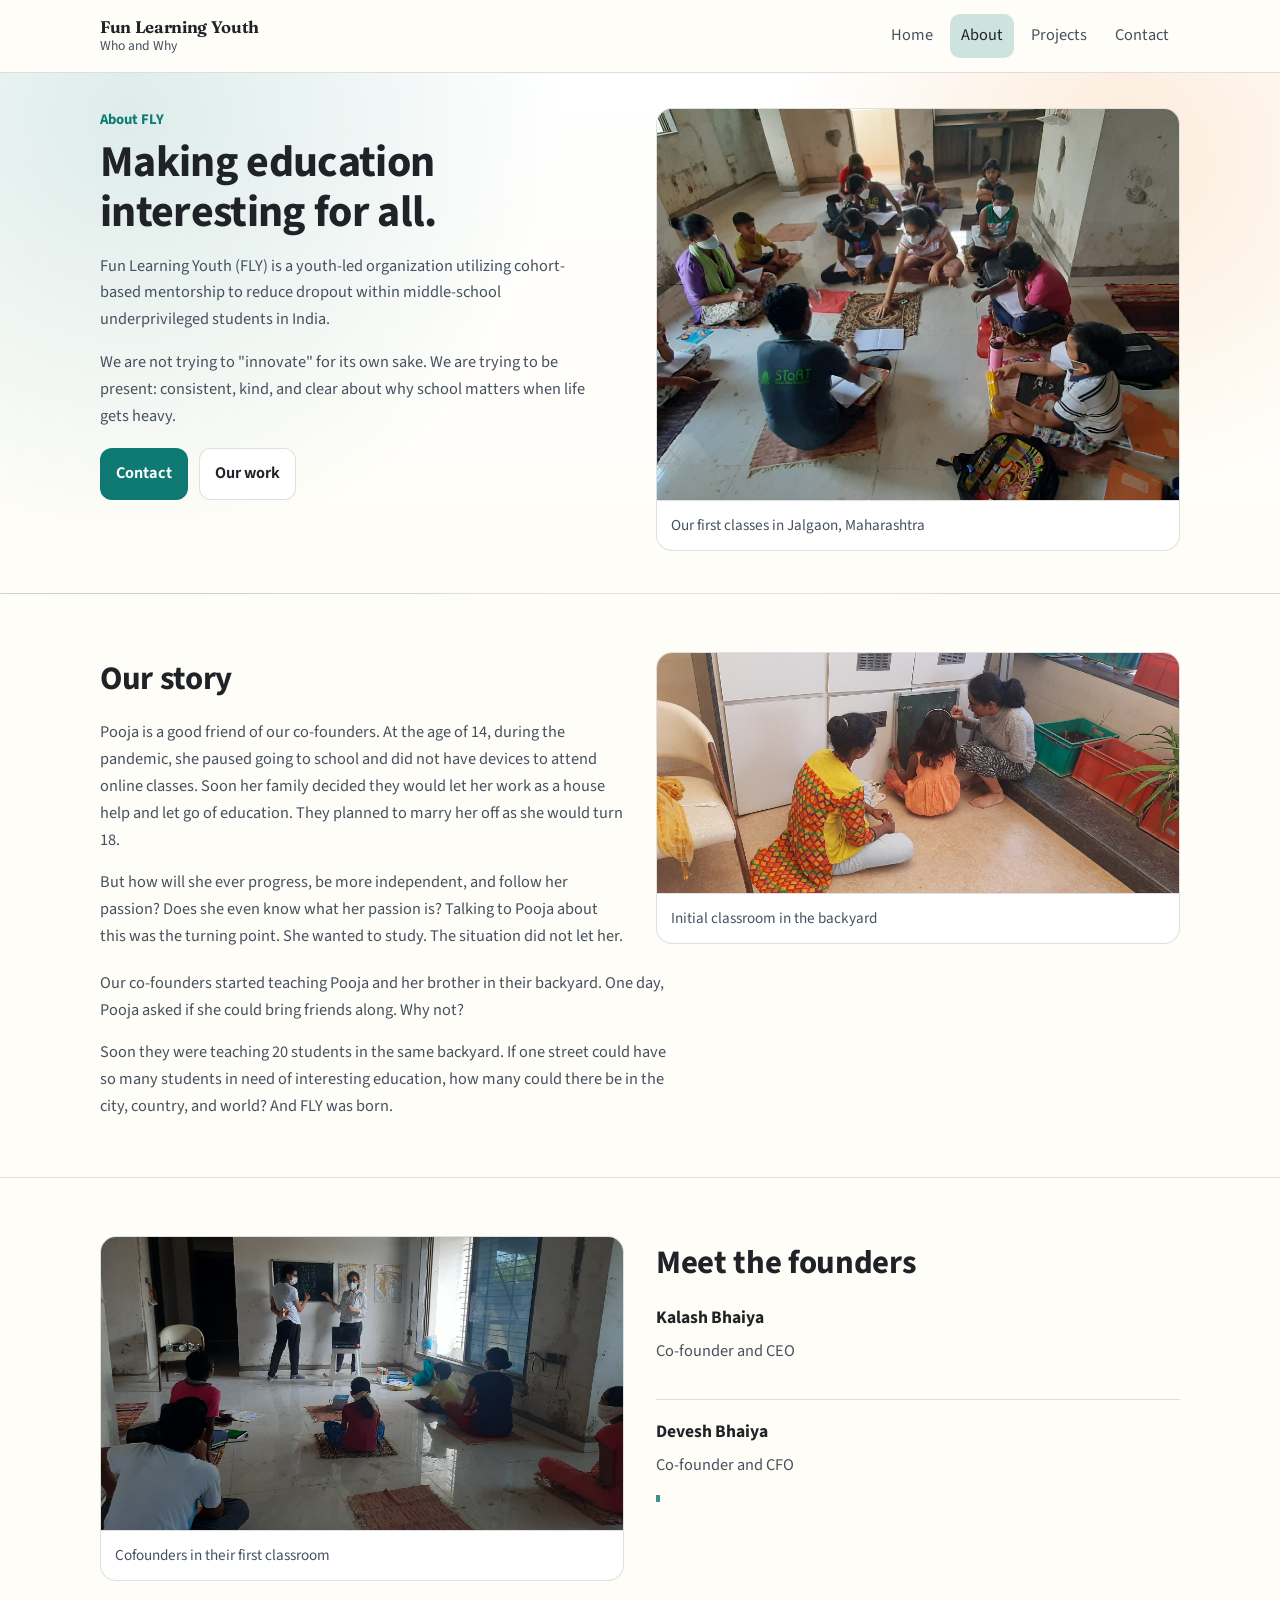
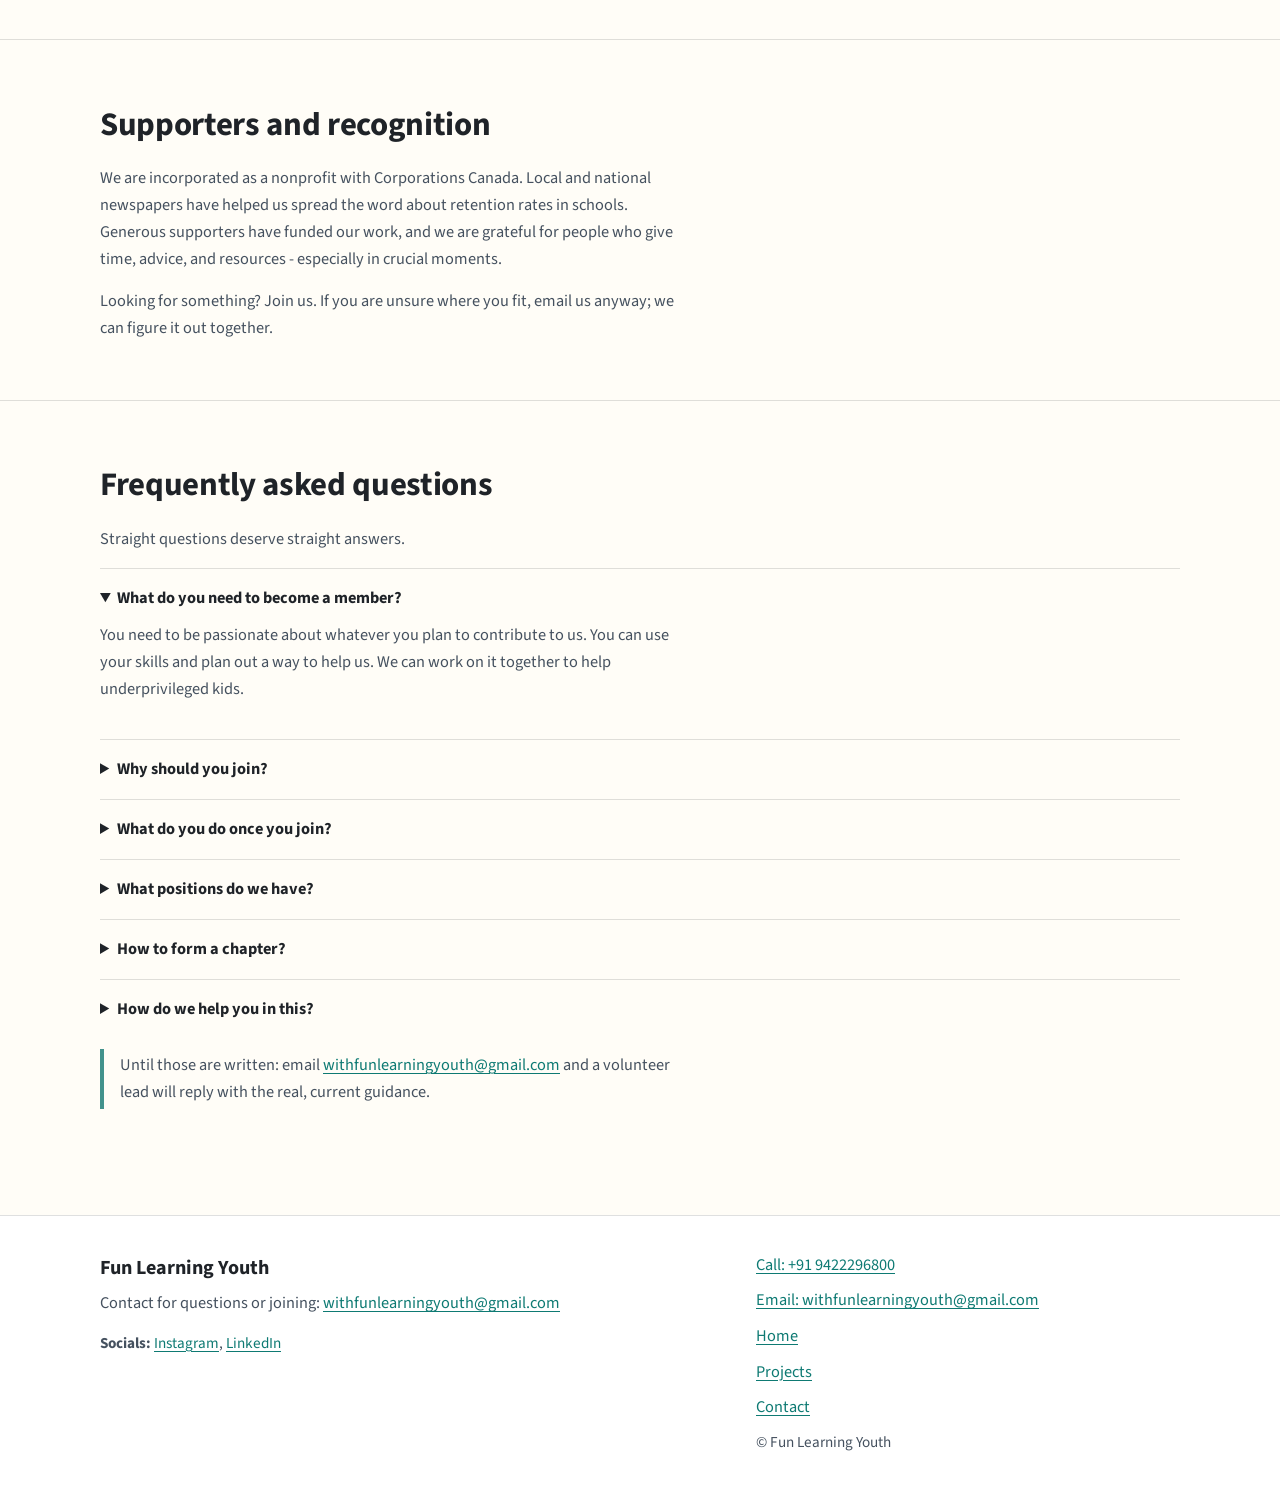
<file: about.html>
<!DOCTYPE html>
<html lang="en">
<head>
  <meta charset="UTF-8" />
  <meta name="viewport" content="width=device-width, initial-scale=1.0" />
  <title>About - Fun Learning Youth (FLY)</title>
  <meta
    name="description"
    content="About Fun Learning Youth (FLY): our story, founders, supporters, and frequently asked questions."
  />

  <link rel="preconnect" href="https://fonts.googleapis.com" />
  <link rel="preconnect" href="https://fonts.gstatic.com" crossorigin />
  <link
    href="https://fonts.googleapis.com/css2?family=Fraunces:opsz,wght@9..144,500..800&family=Source+Sans+3:wght@400;600;700&display=swap"
    rel="stylesheet"
  />

  <link rel="stylesheet" href="style.css" />
</head>
<body data-page="about">
  <a class="skip-link" href="#main">Skip to content</a>

  <!-- BANANA -->

  <header class="site-header">
    <div class="container header-inner">
      <a class="brand" href="index.html">
        <span class="brand-mark">Fun Learning Youth</span>
        <span class="brand-sub">Who and Why</span>
      </a>

      <button class="nav-toggle" type="button" data-nav-toggle aria-expanded="false" aria-controls="site-nav">
        <span class="visually-hidden">Menu</span>
        <span class="nav-toggle-lines" aria-hidden="true">
          <span></span><span></span><span></span>
        </span>
      </button>

      <nav id="site-nav" class="site-nav" data-site-nav aria-label="Primary">
        <a data-nav="home" href="index.html">Home</a>
        <a data-nav="about" href="about.html">About</a>
        <a data-nav="projects" href="projects.html">Projects</a>
        <a data-nav="contact" href="contact.html">Contact</a>
      </nav>
    </div>
  </header>

  <main id="main">
    <section class="hero">
      <div class="container split">
        <div>
          <p class="kicker">About FLY</p>
          <h1>Making education interesting for all.</h1>
          <p class="lede">
            Fun Learning Youth (FLY) is a youth-led organization utilizing cohort-based mentorship to reduce dropout
            within middle-school underprivileged students in India.
          </p>
          <p class="lede">
            We are not trying to "innovate" for its own sake. We are trying to be present: consistent, kind, and clear
            about why school matters when life gets heavy.
          </p>
          <div class="hero-actions">
            <a class="btn" href="contact.html">Contact</a>
            <a class="btn btn-ghost" href="projects.html">Our work</a>
          </div>
        </div>

        <figure class="figure hero-photo">
          <img src="assets/photos/about-01.jpg" alt="our-first-classes" loading="lazy" decoding="async" />
          <figcaption>Our first classes in Jalgaon, Maharashtra</figcaption>
        </figure>
      </div>
    </section>

    <section class="section">
      <div class="container split">
        <div>
          <h2>Our story</h2>
          <p>
            Pooja is a good friend of our co-founders. At the age of 14, during the pandemic, she paused going to
            school and did not have devices to attend online classes. Soon her family decided they would let her work
            as a house help and let go of education. They planned to marry her off as she would turn 18.
          </p>
          <p>
            But how will she ever progress, be more independent, and follow her passion? Does she even know what her
            passion is? Talking to Pooja about this was the turning point. She wanted to study. The situation did not
            let her.
          </p>
        </div>
        <figure class="figure">
          <img src="assets/photos/about-02.jpg" alt="initial-classroom" loading="lazy" decoding="async" />
          <figcaption>Initial classroom in the backyard</figcaption>
        </figure>
      </div>

      <div class="container mt-md">
        <p>
          Our co-founders started teaching Pooja and her brother in their backyard. One day, Pooja asked if she could
          bring friends along. Why not?
        </p>
        <p>
          Soon they were teaching 20 students in the same backyard. If one street could have so many students in need
          of interesting education, how many could there be in the city, country, and world? And FLY was born.
        </p>
      </div>
    </section>

    <section class="section">
      <div class="container split">
        <figure class="figure">
          <img src="assets/photos/about-03.jpg" alt="Cofounders in their first classroom" loading="lazy" decoding="async" />
          <figcaption>Cofounders in their first classroom</figcaption>
        </figure>
        <div>
          <h2>Meet the founders</h2>
          <div class="whw whw-tight mt-sm">
            <div class="whw-item">
              <h3>Kalash Bhaiya</h3>
              <p class="tight">Co-founder and CEO</p>
            </div>
            <div class="whw-item">
              <h3>Devesh Bhaiya</h3>
              <p class="tight">Co-founder and CFO</p>
            </div>
          </div>
          <p class="note mt-sm"></p>
        </div>
      </div>
    </section>

    <section class="section">
      <div class="container">
        <h2>Supporters and recognition</h2>
        <p>
          We are incorporated as a nonprofit with Corporations Canada. Local and national newspapers have helped us
          spread the word about retention rates in schools. Generous supporters have funded our work, and we are
          grateful for people who give time, advice, and resources - especially in crucial moments.
        </p>
        <p>
          Looking for something? Join us. If you are unsure where you fit, email us anyway; we can figure it out
          together.
        </p>
      </div>
    </section>

    <section class="section">
      <div class="container">
        <h2>Frequently asked questions</h2>
        <p class="lede">Straight questions deserve straight answers.</p>

        <div class="faq">
          <details open>
            <summary>What do you need to become a member?</summary>
            <p>
              You need to be passionate about whatever you plan to contribute to us. You can use your skills and plan
              out a way to help us. We can work on it together to help underprivileged kids.
            </p>
          </details>
        </div>

        <div class="faq mt-md">
          <details>
            <summary>Why should you join?</summary>
            <p>Interact with students on the ground and solve real problems, with a community of highly driven individuals with a passion for social transformation.</p>
          </details>
          <details>
            <summary>What do you do once you join?</summary>
            <p>Based on your skills and interests, we can use your help in various ways for the mission.</p>
          </details>
          <details>
            <summary>What positions do we have?</summary>
            <p>Positions are super seubjective, based on your interests. We are always looking for people who can teach, and have access to community. More positions might look like storytellers, community organizers, researchers, and engineers. For now, the roles are volunteer-based and remote.</p>
          </details>
          <details>
            <summary>How to form a chapter?</summary>
            <p>Reach out to your local community members and schools, find 1-2 students who you think are at risk of dropping out, and start teaching them. More will follow.</p>
          </details>
          <details>
            <summary>How do we help you in this?</summary>
            <p>Access to community, resources, stipends, and more. We try to provide the best support we can.</p>
          </details>
          <p class="note">
            Until those are written: email
            <a href="mailto:withfunlearningyouth@gmail.com">withfunlearningyouth@gmail.com</a>
            and a volunteer lead will reply with the real, current guidance.
          </p>
        </div>
      </div>
    </section>
  </main>

  <footer class="site-footer">
    <div class="container footer-grid">
      <div>
        <p class="footer-title">Fun Learning Youth</p>
        <p class="footer-muted">
          Contact for questions or joining:
          <a href="mailto:withfunlearningyouth@gmail.com">withfunlearningyouth@gmail.com</a>
        </p>
        <p class="small mt-sm">
          <strong>Socials:</strong>
          <a href="https://www.instagram.com/funlearningyouth/">Instagram</a>,
          <a href="https://www.linkedin.com/company/funlearningyouth/">LinkedIn</a><br />
        </p>
      </div>
      <div class="footer-links">
        <a href="tel:+919422296800">Call: +91 9422296800</a>
        <a href="mailto:withfunlearningyouth@gmail.com">Email: withfunlearningyouth@gmail.com</a>
        <a href="index.html">Home</a>
        <a href="projects.html">Projects</a>
        <a href="contact.html">Contact</a>
        <span class="small">© Fun Learning Youth</span>
      </div>
    </div>
  </footer>

  <script src="script.js" defer></script>
</body>
</html>
</file>
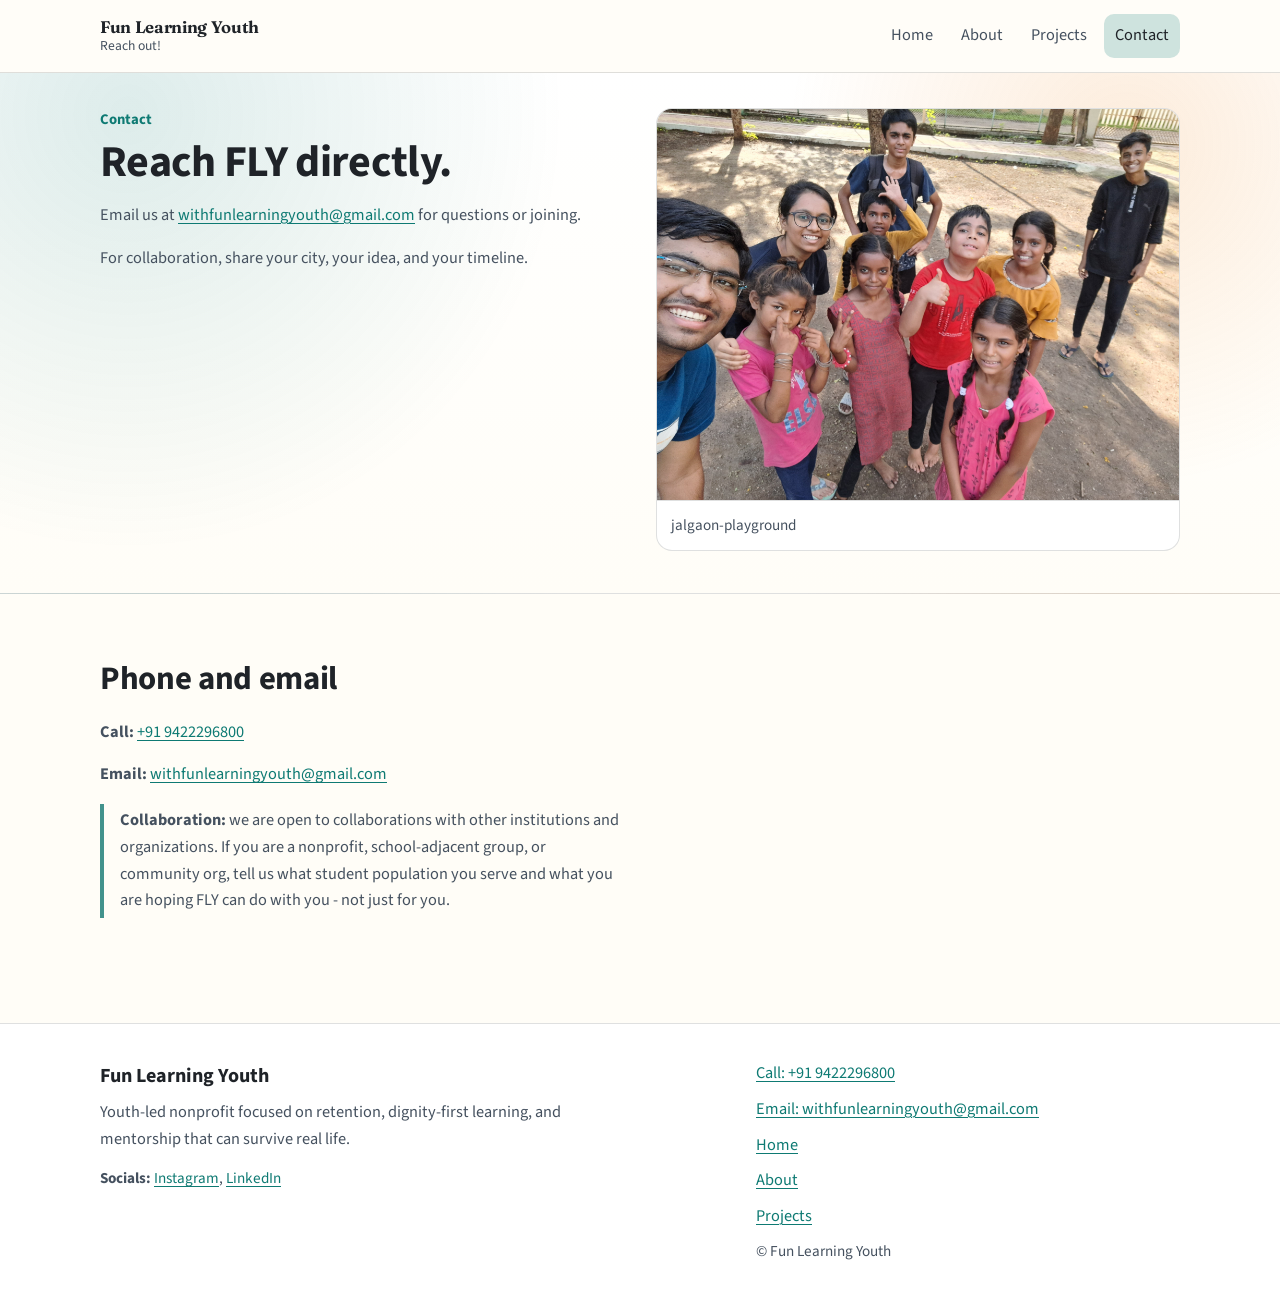
<file: contact.html>
<!DOCTYPE html>
<html lang="en">
<head>
  <meta charset="UTF-8" />
  <meta name="viewport" content="width=device-width, initial-scale=1.0" />
  <title>Contact - Fun Learning Youth (FLY)</title>
  <meta name="description" content="Contact Fun Learning Youth (FLY): email, phone, and ways to collaborate." />

  <link rel="preconnect" href="https://fonts.googleapis.com" />
  <link rel="preconnect" href="https://fonts.gstatic.com" crossorigin />
  <link
    href="https://fonts.googleapis.com/css2?family=Fraunces:opsz,wght@9..144,500..800&family=Source+Sans+3:wght@400;600;700&display=swap"
    rel="stylesheet"
  />

  <link rel="stylesheet" href="style.css" />
</head>
<body data-page="contact">
  <a class="skip-link" href="#main">Skip to content</a>

  <!-- BANANA -->

  <header class="site-header">
    <div class="container header-inner">
      <a class="brand" href="index.html">
        <span class="brand-mark">Fun Learning Youth</span>
        <span class="brand-sub">Reach out!</span>
      </a>

      <button class="nav-toggle" type="button" data-nav-toggle aria-expanded="false" aria-controls="site-nav">
        <span class="visually-hidden">Menu</span>
        <span class="nav-toggle-lines" aria-hidden="true">
          <span></span><span></span><span></span>
        </span>
      </button>

      <nav id="site-nav" class="site-nav" data-site-nav aria-label="Primary">
        <a data-nav="home" href="index.html">Home</a>
        <a data-nav="about" href="about.html">About</a>
        <a data-nav="projects" href="projects.html">Projects</a>
        <a data-nav="contact" href="contact.html">Contact</a>
      </nav>
    </div>
  </header>

  <main id="main">
    <section class="hero">
      <div class="container split">
        <div>
          <p class="kicker">Contact</p>
          <h1>Reach FLY directly.</h1>
          <p class="lede">
            Email us at
            <a href="mailto:withfunlearningyouth@gmail.com">withfunlearningyouth@gmail.com</a>
            for questions or joining.
          </p>
          <p class="lede">For collaboration, share your city, your idea, and your timeline.</p>
        </div>

        <figure class="figure">
          <img src="assets/photos/contact-01.jpg" alt="jalgaon-playground" loading="lazy" decoding="async" />
          <figcaption>jalgaon-playground</figcaption>
        </figure>
      </div>
    </section>

    <section class="section">
      <div class="container contact-grid">
        <div>
          <h2>Phone and email</h2>
          <p class="tight"><strong>Call:</strong> <a href="tel:+919422296800">+91 9422296800</a></p>
          <p class="tight"><strong>Email:</strong> <a href="mailto:withfunlearningyouth@gmail.com">withfunlearningyouth@gmail.com</a></p>

          <p class="note mt-md">
            <strong>Collaboration:</strong> we are open to collaborations with other institutions and organizations. If
            you are a nonprofit, school-adjacent group, or community org, tell us what student population you serve and
            what you are hoping FLY can do with you - not just for you.
          </p>
        </div>

        <div>
          <!--
          <h2>Message form</h2>
          <p class="lede">Send your message below.</p>

          <form class="stack" data-contact-form action="mailto:withfunlearningyouth@gmail.com" method="post" enctype="text/plain">
            <label class="field" for="cf-name">Name (optional)</label>
            <input id="cf-name" name="name" type="text" autocomplete="name" />

            <label class="field" for="cf-topic">Topic</label>
            <select id="cf-topic" name="topic">
              <option>Volunteering</option>
              <option>Starting / supporting a chapter</option>
              <option>Collaboration</option>
              <option>Press</option>
              <option>Donations / fundraising</option>
              <option>General</option>
            </select>

            <label class="field" for="cf-message">Message</label>
            <textarea id="cf-message" name="message" required></textarea>

            <div class="hero-actions flush">
              <button class="btn" type="submit">Compose email</button>
              <a class="btn btn-ghost" href="mailto:withfunlearningyouth@gmail.com">Open blank email</a>
            </div>

            <p class="small mt-sm">
              Privacy note: do not share a student's identifiable details without consent and local safety guidance.
            </p>
          </form>
          -->
        </div>
      </div>
    </section>
  </main>

  <footer class="site-footer">
    <div class="container footer-grid">
      <div>
        <p class="footer-title">Fun Learning Youth</p>
        <p class="footer-muted">
          Youth-led nonprofit focused on retention, dignity-first learning, and mentorship that can survive real life.
        </p>
        <p class="small mt-sm">
          <strong>Socials:</strong>
          <a href="https://www.instagram.com/funlearningyouth/">Instagram</a>,
          <a href="https://www.linkedin.com/company/funlearningyouth/">LinkedIn</a><br />
        </p>
      </div>
      <div class="footer-links">
        <a href="tel:+919422296800">Call: +91 9422296800</a>
        <a href="mailto:withfunlearningyouth@gmail.com">Email: withfunlearningyouth@gmail.com</a>
        <a href="index.html">Home</a>
        <a href="about.html">About</a>
        <a href="projects.html">Projects</a>
        <span class="small">© Fun Learning Youth</span>
      </div>
    </div>
  </footer>

  <script src="script.js" defer></script>
</body>
</html>
</file>
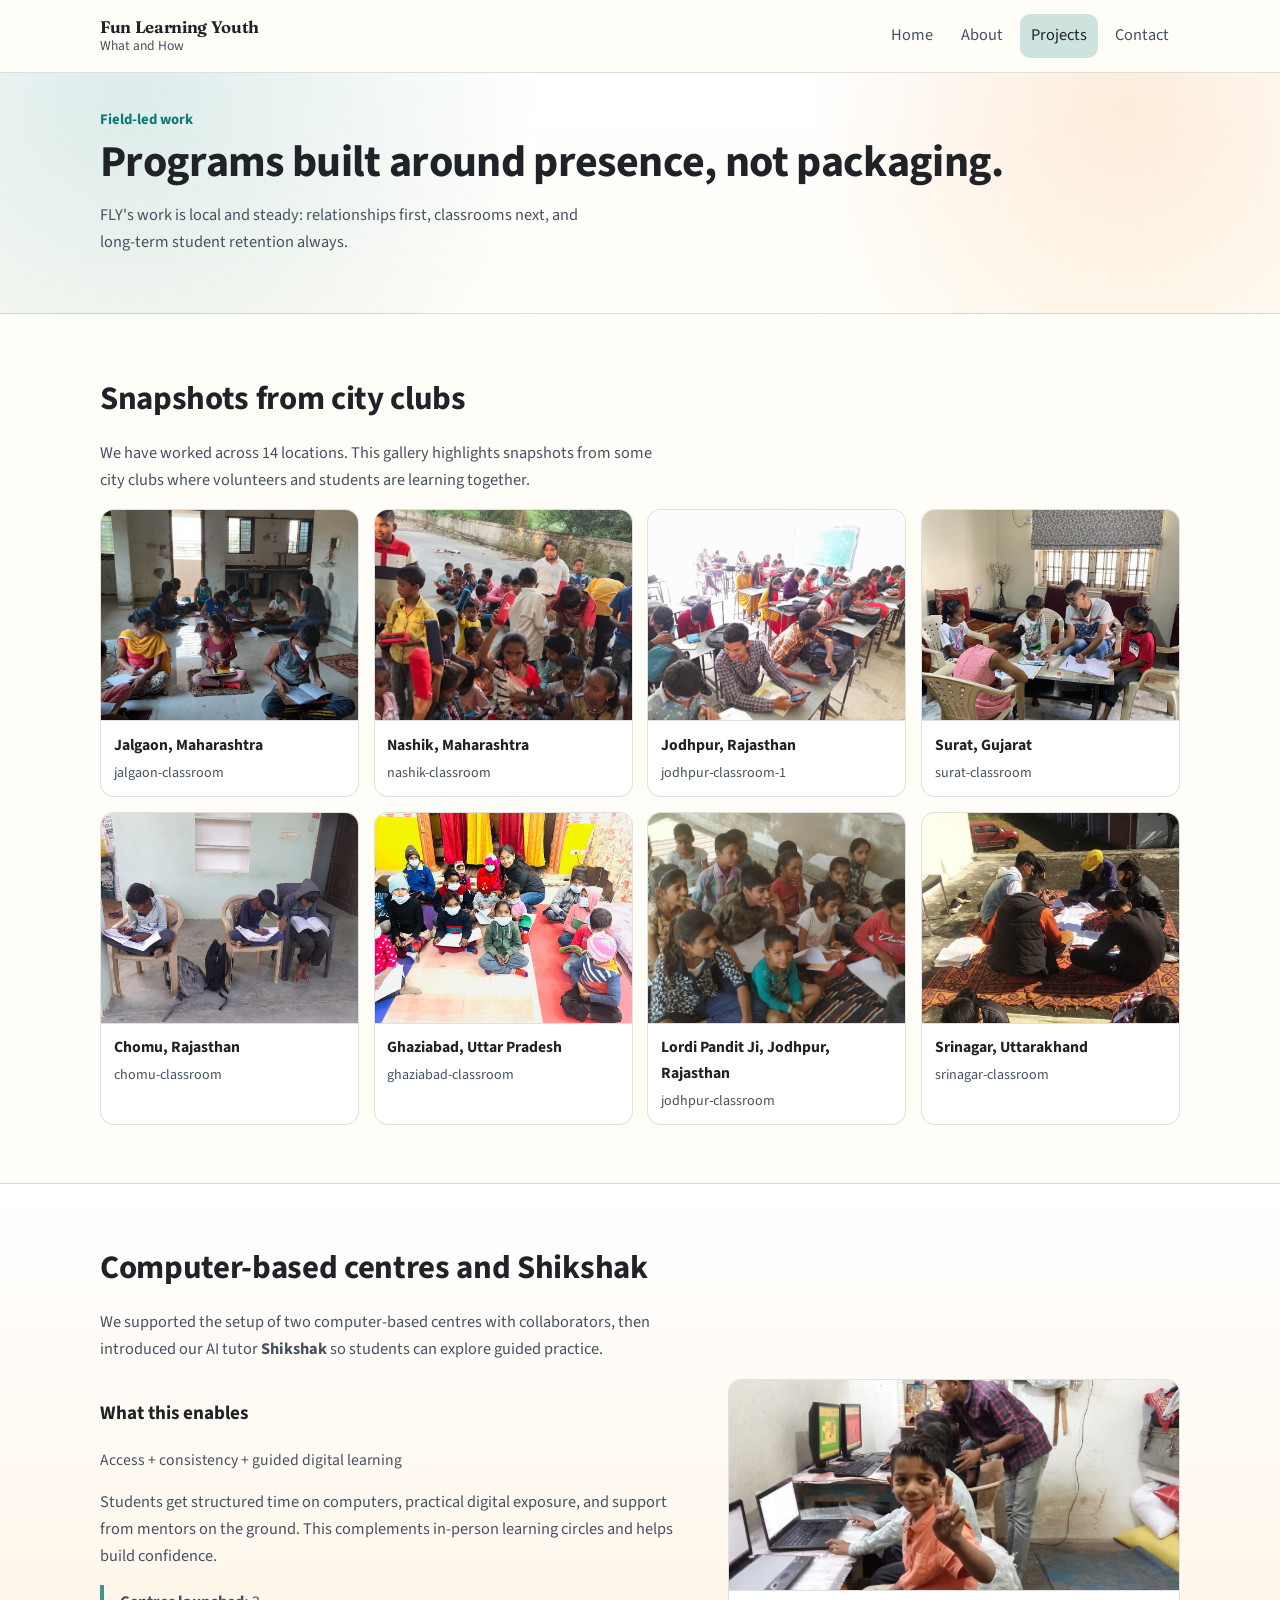
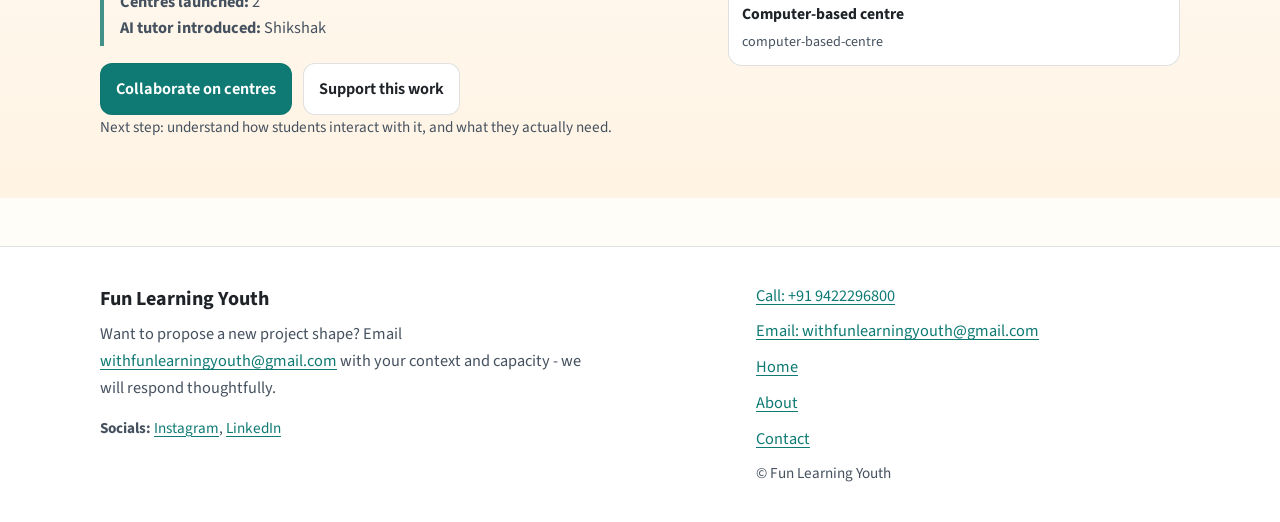
<file: projects.html>
<!DOCTYPE html>
<html lang="en">
<head>
  <meta charset="UTF-8" />
  <meta name="viewport" content="width=device-width, initial-scale=1.0" />
  <title>Projects - Fun Learning Youth (FLY)</title>
  <meta
    name="description"
    content="Projects and programs from Fun Learning Youth (FLY): local clubs, cohort mentorship, and engaging learning sessions."
  />

  <link rel="preconnect" href="https://fonts.googleapis.com" />
  <link rel="preconnect" href="https://fonts.gstatic.com" crossorigin />
  <link
    href="https://fonts.googleapis.com/css2?family=Fraunces:opsz,wght@9..144,500..800&family=Source+Sans+3:wght@400;600;700&display=swap"
    rel="stylesheet"
  />

  <link rel="stylesheet" href="style.css" />
</head>
<body data-page="projects">
  <a class="skip-link" href="#main">Skip to content</a>

  <!-- BANANA -->

  <header class="site-header">
    <div class="container header-inner">
      <a class="brand" href="index.html">
        <span class="brand-mark">Fun Learning Youth</span>
        <span class="brand-sub">What and How</span>
      </a>

      <button class="nav-toggle" type="button" data-nav-toggle aria-expanded="false" aria-controls="site-nav">
        <span class="visually-hidden">Menu</span>
        <span class="nav-toggle-lines" aria-hidden="true">
          <span></span><span></span><span></span>
        </span>
      </button>

      <nav id="site-nav" class="site-nav" data-site-nav aria-label="Primary">
        <a data-nav="home" href="index.html">Home</a>
        <a data-nav="about" href="about.html">About</a>
        <a data-nav="projects" href="projects.html">Projects</a>
        <a data-nav="contact" href="contact.html">Contact</a>
      </nav>
    </div>
  </header>

  <main id="main">
    <section class="hero">
      <div class="container">
        <p class="kicker">Field-led work</p>
        <h1>Programs built around presence, not packaging.</h1>
        <p class="lede">
          FLY's work is local and steady: relationships first, classrooms next, and long-term student retention always.
        </p>
      </div>
    </section>

    <section class="section">
      <div class="container">
        <h2>Snapshots from city clubs</h2>
        <p>
          We have worked across 14 locations. This gallery highlights snapshots from some city clubs where volunteers and
          students are learning together.
        </p>
        <div class="city-grid">
          <figure class="city-card">
            <img src="assets/photos/city-01.jpg" alt="jalgaon-classroom" loading="lazy" decoding="async" />
            <figcaption>
              <strong>Jalgaon, Maharashtra</strong>
              <span>jalgaon-classroom</span>
            </figcaption>
          </figure>
          <figure class="city-card">
            <img src="assets/photos/city-02.jpg" alt="nashik-classroom" loading="lazy" decoding="async" />
            <figcaption>
              <strong>Nashik, Maharashtra</strong>
              <span>nashik-classroom</span>
            </figcaption>
          </figure>
          <figure class="city-card">
            <img src="assets/photos/city-03.jpg" alt="jodhpur-classroom-1" loading="lazy" decoding="async" />
            <figcaption>
              <strong>Jodhpur, Rajasthan</strong>
              <span>jodhpur-classroom-1</span>
            </figcaption>
          </figure>
          <figure class="city-card">
            <img src="assets/photos/city-04.jpg" alt="surat-classroom" loading="lazy" decoding="async" />
            <figcaption>
              <strong>Surat, Gujarat</strong>
              <span>surat-classroom</span>
            </figcaption>
          </figure>
          <figure class="city-card">
            <img src="assets/photos/city-05.jpg" alt="chomu-classroom" loading="lazy" decoding="async" />
            <figcaption>
              <strong>Chomu, Rajasthan</strong>
              <span>chomu-classroom</span>
            </figcaption>
          </figure>
          <figure class="city-card">
            <img src="assets/photos/city-06.jpg" alt="ghaziabad-classroom" loading="lazy" decoding="async" />
            <figcaption>
              <strong>Ghaziabad, Uttar Pradesh</strong>
              <span>ghaziabad-classroom</span>
            </figcaption>
          </figure>
          <figure class="city-card">
            <img src="assets/photos/city-07.jpg" alt="jodhpur-classroom" loading="lazy" decoding="async" />
            <figcaption>
              <strong>Lordi Pandit Ji, Jodhpur, Rajasthan</strong>
              <span>jodhpur-classroom</span>
            </figcaption>
          </figure>
          <figure class="city-card">
            <img src="assets/photos/city-08.jpg" alt="srinagar-classroom" loading="lazy" decoding="async" />
            <figcaption>
              <strong>Srinagar, Uttarakhand</strong>
              <span>srinagar-classroom</span>
            </figcaption>
          </figure>
        </div>
      </div>
    </section>

    <section class="section pop">
      <div class="container">
        <h2>Computer-based centres and Shikshak</h2>
        <p>
          We supported the setup of two computer-based centres with collaborators, then introduced our AI tutor
          <strong>Shikshak</strong> so students can explore guided practice.
        </p>
        <article class="project-feature">
          <div>
            <h3>What this enables</h3>
            <p class="meta">Access + consistency + guided digital learning</p>
            <p>
              Students get structured time on computers, practical digital exposure, and support from mentors on the
              ground. This complements in-person learning circles and helps build confidence.
            </p>
            <p class="note">
              <strong>Centres launched:</strong> 2<br />
              <strong>AI tutor introduced:</strong> Shikshak
            </p>
            <div class="hero-actions">
              <a class="btn" href="contact.html">Collaborate on centres</a>
              <a class="btn btn-ghost" href="contact.html">Support this work</a>
            </div>
            <p class="small mt-sm">Next step: understand how students interact with it, and what they actually need.</p>
          </div>
          <figure class="city-card">
            <img src="assets/photos/centres-01.jpg" alt="computer-based-centre" loading="lazy" decoding="async" />
            <figcaption>
              <strong>Computer-based centre</strong>
              <span>computer-based-centre</span>
            </figcaption>
          </figure>
        </article>
      </div>
    </section>
  </main>

  <footer class="site-footer">
    <div class="container footer-grid">
      <div>
        <p class="footer-title">Fun Learning Youth</p>
        <p class="footer-muted">
          Want to propose a new project shape? Email
          <a href="mailto:withfunlearningyouth@gmail.com">withfunlearningyouth@gmail.com</a>
          with your context and capacity - we will respond thoughtfully.
        </p>
        <p class="small mt-sm">
          <strong>Socials:</strong>
          <a href="https://www.instagram.com/funlearningyouth/">Instagram</a>,
          <a href="https://www.linkedin.com/company/funlearningyouth/">LinkedIn</a><br />
        </p>
      </div>
      <div class="footer-links">
        <a href="tel:+919422296800">Call: +91 9422296800</a>
        <a href="mailto:withfunlearningyouth@gmail.com">Email: withfunlearningyouth@gmail.com</a>
        <a href="index.html">Home</a>
        <a href="about.html">About</a>
        <a href="contact.html">Contact</a>
        <span class="small">© Fun Learning Youth</span>
      </div>
    </div>
  </footer>

  <script src="script.js" defer></script>
</body>
</html>
</file>
<file: style.css>
/* Fun Learning Youth (FLY)
   Replace images under assets/photos/ (see HTML comments for exact filenames).
*/

:root {
  --paper: #fffdf7;
  --ink: #1f2328;
  --muted: #45515f;
  --line: rgba(31, 35, 40, 0.14);
  --accent: #0e7a73; /* primary teal */
  --accent-2: #f08a24; /* warm orange */
  --accent-3: #7356e6; /* playful purple */
  --paper-2: #f5f2e9;
  --surface: #fff;
  --soft-teal: #e9f7f6;
  --soft-orange: #fff3e3;
  --shadow: 0 10px 30px rgba(17, 24, 39, 0.08);
}

*,
*::before,
*::after {
  box-sizing: border-box;
}

html {
  color-scheme: light;
}

body {
  margin: 0;
  font-family: "Source Sans 3", system-ui, -apple-system, Segoe UI, Roboto, Helvetica, Arial,
    "Apple Color Emoji", "Segoe UI Emoji";
  color: var(--ink);
  background: var(--paper);
  line-height: 1.65;
  font-size: 1.02rem;
}

button,
input,
textarea,
select {
  font: inherit;
  color: inherit;
}

img {
  max-width: 100%;
  height: auto;
  display: block;
}

a {
  color: var(--accent);
  text-decoration-thickness: 1px;
  text-underline-offset: 0.18em;
}

a:hover {
  text-decoration-thickness: 2px;
}

:focus-visible {
  outline: 3px solid rgba(31, 95, 91, 0.35);
  outline-offset: 3px;
}

.skip-link {
  position: absolute;
  left: -999px;
  top: 0.75rem;
  padding: 0.55rem 0.75rem;
  background: #fff;
  border: 1px solid var(--line);
  border-radius: 10px;
  z-index: 1000;
}

.skip-link:focus {
  left: 0.75rem;
}

.container {
  width: min(1080px, 92%);
  margin: 0 auto;
}

.site-header {
  position: sticky;
  top: 0;
  z-index: 50;
  background: color-mix(in srgb, var(--paper) 90%, white);
  border-bottom: 1px solid var(--line);
  backdrop-filter: blur(10px);
}

.header-inner {
  display: flex;
  align-items: center;
  justify-content: space-between;
  gap: 1rem;
  padding: 0.85rem 0;
}

.brand {
  display: flex;
  flex-direction: column;
  gap: 0.1rem;
  text-decoration: none;
  color: inherit;
}

.brand-mark {
  font-family: "Fraunces", Georgia, "Times New Roman", serif;
  font-weight: 650;
  letter-spacing: -0.02em;
  font-size: 1.05rem;
  line-height: 1.1;
}

.brand-sub {
  font-size: 0.85rem;
  color: var(--muted);
  line-height: 1.2;
}

.nav-toggle {
  display: none;
  border: 1px solid var(--line);
  background: #fff;
  border-radius: 12px;
  padding: 0.55rem 0.65rem;
  cursor: pointer;
  font: inherit;
  color: var(--ink);
}

.nav-toggle-lines {
  display: inline-flex;
  flex-direction: column;
  gap: 6px;
  width: 22px;
}

.nav-toggle-lines span {
  height: 2px;
  background: var(--ink);
  border-radius: 2px;
}

.site-nav {
  display: flex;
  align-items: center;
  gap: 0.35rem;
}

.site-nav a {
  text-decoration: none;
  color: var(--muted);
  padding: 0.55rem 0.7rem;
  border-radius: 10px;
}

.site-nav a:hover {
  color: var(--ink);
  background: rgba(14, 122, 115, 0.12);
}

.site-nav a[aria-current="page"] {
  color: var(--ink);
  background: rgba(14, 122, 115, 0.2);
}

main {
  padding-bottom: 3rem;
}

.hero {
  padding: 2.2rem 0 2.6rem;
  border-bottom: 1px solid var(--line);
  background:
    radial-gradient(circle at 10% 8%, rgba(14, 122, 115, 0.14), transparent 35%),
    radial-gradient(circle at 88% 14%, rgba(240, 138, 36, 0.16), transparent 28%),
    linear-gradient(to bottom, #ffffff, var(--paper));
}

.hero-grid {
  display: grid;
  grid-template-columns: 1.05fr 0.95fr;
  gap: clamp(1.25rem, 3vw, 2.25rem);
  align-items: start;
}

.hero h1 {
  margin: 0.35rem 0 0.85rem;
  font-family: "Source Sans 3", system-ui, -apple-system, Segoe UI, Roboto, Helvetica, Arial,
    "Apple Color Emoji", "Segoe UI Emoji";
  font-weight: 700;
  letter-spacing: -0.015em;
  line-height: 1.15;
  font-size: clamp(1.95rem, 4vw, 2.75rem);
}

.kicker {
  margin: 0;
  font-size: 0.92rem;
  color: var(--accent);
  font-weight: 700;
}

.lede {
  margin: 0 0 1rem;
  color: var(--muted);
  max-width: 62ch;
}

.lede.tight-bottom {
  margin-bottom: 1rem;
}

.hero-actions {
  display: flex;
  flex-wrap: wrap;
  gap: 0.65rem;
  margin-top: 1.1rem;
}

.hero-actions.flush {
  margin-top: 0;
}

.btn {
  display: inline-flex;
  align-items: center;
  justify-content: center;
  gap: 0.35rem;
  border-radius: 12px;
  padding: 0.72rem 0.95rem;
  border: 1px solid color-mix(in srgb, var(--accent) 65%, var(--line));
  background: var(--accent);
  color: #fff;
  text-decoration: none;
  font-weight: 650;
}

.btn:hover {
  filter: brightness(1.05);
}

.btn-ghost {
  background: #fff;
  color: var(--ink);
  border-color: var(--line);
  font-weight: 650;
}

.btn-ghost:hover {
  background: rgba(14, 122, 115, 0.09);
}

.slider {
  border: 1px solid var(--line);
  border-radius: 16px;
  overflow: hidden;
  background: #fff;
  box-shadow: var(--shadow);
}

.slider-viewport {
  position: relative;
  aspect-ratio: 4 / 3;
  background: var(--paper-2);
}

.slider-track {
  display: flex;
  height: 100%;
  transform: translateX(calc(var(--slide, 0) * -100%));
  transition: transform 520ms cubic-bezier(0.2, 0.8, 0.2, 1);
}

.slide {
  min-width: 100%;
  height: 100%;
}

.slide img {
  width: 100%;
  height: 100%;
  object-fit: cover;
}

.slider-caption {
  padding: 0.85rem 0.95rem;
  border-top: 1px solid var(--line);
  display: flex;
  align-items: flex-start;
  justify-content: space-between;
  gap: 0.75rem;
}

.slider-caption p {
  margin: 0;
  color: var(--muted);
  font-size: 0.95rem;
  max-width: 62ch;
}

.slider-controls {
  display: inline-flex;
  gap: 0.45rem;
  flex-shrink: 0;
}

.icon-btn {
  border: 1px solid var(--line);
  background: #fff;
  border-radius: 12px;
  width: 40px;
  height: 40px;
  cursor: pointer;
  font: inherit;
  color: var(--ink);
}

.icon-btn:hover {
  background: rgba(14, 122, 115, 0.1);
}

.slider-dots {
  display: flex;
  gap: 0.35rem;
  align-items: center;
  padding: 0.65rem 0.95rem 0.85rem;
  border-top: 1px solid var(--line);
}

.dot {
  width: 9px;
  height: 9px;
  border-radius: 999px;
  border: 1px solid color-mix(in srgb, var(--line) 70%, var(--ink));
  background: transparent;
  padding: 0;
  cursor: pointer;
}

.dot[aria-current="true"] {
  background: var(--accent);
  border-color: color-mix(in srgb, var(--accent) 70%, var(--line));
}

.section {
  padding: clamp(2.4rem, 5vw, 3.6rem) 0;
}

.section + .section {
  border-top: 1px solid var(--line);
}

.section.tint {
  background: linear-gradient(to bottom, #fff, var(--soft-teal));
}

.section.pop {
  background: linear-gradient(to bottom, #fff, var(--soft-orange));
}

.section h2 {
  margin: 0 0 0.85rem;
  font-family: "Source Sans 3", system-ui, -apple-system, Segoe UI, Roboto, Helvetica, Arial,
    "Apple Color Emoji", "Segoe UI Emoji";
  font-weight: 700;
  letter-spacing: -0.01em;
  font-size: clamp(1.55rem, 2.6vw, 2.05rem);
}

.section p {
  margin: 0 0 0.95rem;
  color: var(--muted);
  max-width: 72ch;
}

.section p:last-child {
  margin-bottom: 0;
}

.split {
  display: grid;
  grid-template-columns: 1fr 1fr;
  gap: clamp(1.1rem, 3vw, 2rem);
  align-items: start;
}

.stats {
  display: grid;
  grid-template-columns: repeat(3, minmax(0, 1fr));
  gap: 1rem;
  padding: 1rem 0 0;
}

.stat {
  padding: 1rem;
  border: 1px solid var(--line);
  border-radius: 14px;
  background: var(--surface);
}

.stat strong {
  display: block;
  font-family: "Fraunces", Georgia, "Times New Roman", serif;
  font-size: clamp(1.55rem, 2.6vw, 2rem);
  letter-spacing: -0.02em;
  color: var(--accent);
}

.stat span {
  display: block;
  margin-top: 0.25rem;
  color: var(--muted);
  font-size: 0.98rem;
}

.whw {
  display: grid;
  grid-template-columns: 1fr;
  gap: 1.1rem;
}

.whw-item {
  padding: 1.05rem 0;
  border-top: 1px solid var(--line);
}

.whw-item h3 {
  margin: 0 0 0.35rem;
  font-size: 1.1rem;
  letter-spacing: -0.005em;
  color: var(--ink);
  font-weight: 700;
}

.whw-item p {
  margin: 0;
}

.approach-layout {
  margin-top: 1rem;
  display: grid;
  grid-template-columns: 1fr 1fr;
  gap: 1rem;
  align-items: center;
}

.section-story .container > p {
  max-width: 68ch;
}

.story-scroll {
  margin-top: 1rem;
  min-height: 96vh;
}

.story-sticky {
  position: sticky;
  top: 84px;
  height: min(80vh, 620px);
  display: block;
}

.approach-media {
  margin: 0;
  border: 0;
  border-radius: 0;
  overflow: visible;
  background: transparent;
}

.approach-media img {
  width: 100%;
  aspect-ratio: 4 / 3;
  object-fit: cover;
  border-radius: 14px;
}

.approach-media figcaption {
  padding: 0.5rem 0.1rem 0;
  border-top: 0;
  font-size: 0.9rem;
  color: var(--muted);
}

.story-cards {
  position: relative;
  height: 100%;
}

.story-progress {
  position: absolute;
  right: -28px;
  top: 50%;
  transform: translateY(-50%);
  display: grid;
  gap: 8px;
}

.story-dot {
  width: 8px;
  height: 8px;
  border-radius: 999px;
  background: rgba(31, 35, 40, 0.18);
  transition: background 180ms ease, transform 180ms ease;
}

.story-dot.active {
  background: rgba(31, 35, 40, 0.32);
  transform: scale(1.1);
}

.story-card {
  position: absolute;
  inset: 0;
  display: grid;
  grid-template-columns: 1fr 1fr;
  gap: 1rem;
  align-items: center;
  opacity: 0;
  transform: translateY(24px) scale(0.985);
  transition: opacity 300ms ease, transform 300ms ease;
  pointer-events: none;
  padding: 0.7rem;
  border-radius: 16px;
  border: 1px solid var(--line);
  overflow: hidden;
  background: var(--paper);
}

.story-card:first-child {
  opacity: 1;
  transform: translateY(0) scale(1);
  pointer-events: auto;
}

.story-card.active {
  opacity: 1;
  transform: translateY(0) scale(1);
  pointer-events: auto;
}

.story-card h3 {
  margin: 0;
  font-size: clamp(1.3rem, 2.2vw, 1.8rem);
  line-height: 1.1;
}

.story-card p {
  margin: 0;
  font-size: 1.06rem;
  max-width: 42ch;
}

.story-media img {
  width: 100%;
  height: 100%;
  min-height: 0;
  object-fit: cover;
}

.story-copy {
  display: grid;
  align-content: center;
  gap: 0.55rem;
  min-width: 0;
}

.story-media {
  height: 100%;
  max-height: 100%;
  display: block;
  border-radius: 14px;
  overflow: hidden;
  background: #fff;
}

.locations {
  columns: 2;
  column-gap: 2.25rem;
  margin: 0.25rem 0 0;
  padding-left: 1.1rem;
  color: var(--muted);
}

.locations li {
  break-inside: avoid;
  margin: 0 0 0.55rem;
}

.note {
  border-left: 4px solid color-mix(in srgb, var(--accent) 75%, var(--line));
  padding: 0.2rem 0 0.2rem 1rem;
  margin: 1rem 0 0;
  color: var(--muted);
}

.figure {
  margin: 0;
  border: 1px solid var(--line);
  border-radius: 16px;
  overflow: hidden;
  background: #fff;
}

.figure figcaption {
  padding: 0.75rem 0.85rem;
  border-top: 1px solid var(--line);
  color: var(--muted);
  font-size: 0.95rem;
}

.hero-photo img {
  width: 100%;
  aspect-ratio: 4 / 3;
  object-fit: cover;
}

.prose {
  max-width: 72ch;
}

.project {
  padding: 1.35rem 0;
  border-top: 1px solid var(--line);
  display: grid;
  grid-template-columns: minmax(0, 1.1fr) minmax(0, 0.9fr);
  gap: clamp(1rem, 3vw, 1.75rem);
  align-items: start;
}

.city-grid {
  margin-top: 1rem;
  display: grid;
  grid-template-columns: repeat(4, minmax(0, 1fr));
  gap: 0.9rem;
}

.city-card {
  margin: 0;
  border: 1px solid var(--line);
  border-radius: 14px;
  overflow: hidden;
  background: #fff;
}

.city-card img {
  width: 100%;
  height: 210px;
  object-fit: cover;
}

.city-card figcaption {
  padding: 0.7rem 0.8rem;
  border-top: 1px solid var(--line);
  display: grid;
  gap: 0.2rem;
}

.city-card figcaption strong {
  color: var(--ink);
  font-size: 0.98rem;
}

.city-card figcaption span {
  color: var(--muted);
  font-size: 0.88rem;
}

.project-feature {
  margin-top: 1rem;
  display: grid;
  grid-template-columns: 1.15fr 0.85fr;
  gap: 1rem;
  align-items: start;
}

.developments {
  margin-top: 1.15rem;
  display: grid;
  grid-template-columns: repeat(3, minmax(0, 1fr));
  gap: 0.9rem;
}

.development {
  border: 1px solid var(--line);
  border-radius: 14px;
  padding: 1rem;
  background: var(--surface);
}

.development h3 {
  margin: 0 0 0.45rem;
  font-size: 1.12rem;
  color: var(--ink);
}

.development p {
  margin: 0;
}


.project:first-of-type {
  border-top: none;
  padding-top: 0.25rem;
}

.project h3 {
  margin: 0 0 0.45rem;
  font-family: "Source Sans 3", system-ui, -apple-system, Segoe UI, Roboto, Helvetica, Arial,
    "Apple Color Emoji", "Segoe UI Emoji";
  font-size: 1.35rem;
  letter-spacing: -0.01em;
  font-weight: 700;
}

.meta {
  margin: 0 0 0.75rem;
  color: var(--muted);
  font-size: 0.98rem;
}

.faq details {
  border-top: 1px solid var(--line);
  padding: 1rem 0;
}

.faq summary {
  cursor: pointer;
  font-weight: 700;
  color: var(--ink);
}

.faq p {
  margin: 0.65rem 0 0;
}

.plain-list {
  margin: 0.75rem 0 0;
  padding-left: 1.1rem;
  color: var(--muted);
}

.plain-list li {
  margin: 0 0 0.45rem;
}

.contact-grid {
  display: grid;
  grid-template-columns: 1fr 1fr;
  gap: clamp(1rem, 3vw, 2rem);
  align-items: start;
}

.field {
  display: grid;
  gap: 0.35rem;
  margin: 0 0 0.85rem;
}

.field span {
  font-weight: 700;
  color: var(--ink);
  font-size: 0.95rem;
}

.field input,
.field textarea,
.field select {
  width: 100%;
  border: 1px solid var(--line);
  border-radius: 12px;
  padding: 0.75rem 0.8rem;
  font: inherit;
  background: #fff;
  color: var(--ink);
}

.field textarea {
  resize: vertical;
  min-height: 140px;
}

.field select {
  cursor: pointer;
}

.stack {
  display: grid;
  gap: 0.2rem;
}

.site-footer {
  border-top: 1px solid var(--line);
  background: #fff;
  padding: 2.25rem 0;
}

.footer-grid {
  display: grid;
  grid-template-columns: 1.2fr 0.8fr;
  gap: 1.25rem;
  align-items: start;
}

.footer-title {
  margin: 0 0 0.35rem;
  font-family: "Source Sans 3", system-ui, -apple-system, Segoe UI, Roboto, Helvetica, Arial,
    "Apple Color Emoji", "Segoe UI Emoji";
  font-weight: 700;
  font-size: 1.25rem;
}

.footer-muted {
  margin: 0;
  color: var(--muted);
  max-width: 62ch;
}

.footer-links {
  display: grid;
  gap: 0.55rem;
  justify-items: start;
}

.small {
  font-size: 0.95rem;
  color: var(--muted);
}

.tight {
  margin: 0;
}

.visually-hidden {
  position: absolute !important;
  height: 1px;
  width: 1px;
  overflow: hidden;
  clip: rect(1px, 1px, 1px, 1px);
  white-space: nowrap;
}

.mt-sm {
  margin-top: 0.85rem;
}

.mt-md {
  margin-top: 1.25rem;
}

.mt-lg {
  margin-top: 1.75rem;
}

.whw-tight .whw-item:first-child {
  border-top: 0;
  padding-top: 0;
}

@media (max-width: 900px) {
  .hero-grid,
  .split,
  .contact-grid,
  .footer-grid,
  .project,
  .project-feature {
    grid-template-columns: 1fr;
  }

  .story-scroll {
    min-height: auto;
  }

  .section-mission,
  .section-story {
    min-height: auto;
  }

  .story-sticky {
    position: static;
    height: auto;
  }

  .story-cards {
    display: grid;
    gap: 0.75rem;
    height: auto;
  }

  .story-progress {
    display: none;
  }

  .story-card {
    position: static;
    grid-template-columns: 1fr;
    opacity: 1;
    transform: none;
    pointer-events: auto;
    padding: 0.85rem;
  }

  .story-media img {
    min-height: 0;
    aspect-ratio: 4 / 3;
  }

  .city-grid {
    grid-template-columns: repeat(2, minmax(0, 1fr));
  }

  .developments {
    grid-template-columns: 1fr;
  }

  .stats {
    grid-template-columns: 1fr;
  }

  .city-card img {
    height: 190px;
  }

  .locations {
    columns: 1;
  }

  .nav-toggle {
    display: inline-flex;
    align-items: center;
    justify-content: center;
  }

  .site-nav {
    position: fixed;
    inset: 0 0 auto 0;
    top: calc(64px + env(safe-area-inset-top));
    padding: 0.75rem;
    margin: 0.75rem;
    border: 1px solid var(--line);
    border-radius: 16px;
    background: #fff;
    box-shadow: var(--shadow);
    flex-direction: column;
    align-items: stretch;
    gap: 0.25rem;
    transform: translateY(-8px);
    opacity: 0;
    pointer-events: none;
    transition: opacity 180ms ease, transform 180ms ease;
  }

  body.nav-open .site-nav {
    opacity: 1;
    transform: translateY(0);
    pointer-events: auto;
  }

  .site-nav a {
    padding: 0.75rem 0.85rem;
  }
}

@media (prefers-reduced-motion: reduce) {
  .slider-track {
    transition: none;
  }
}
</file>
